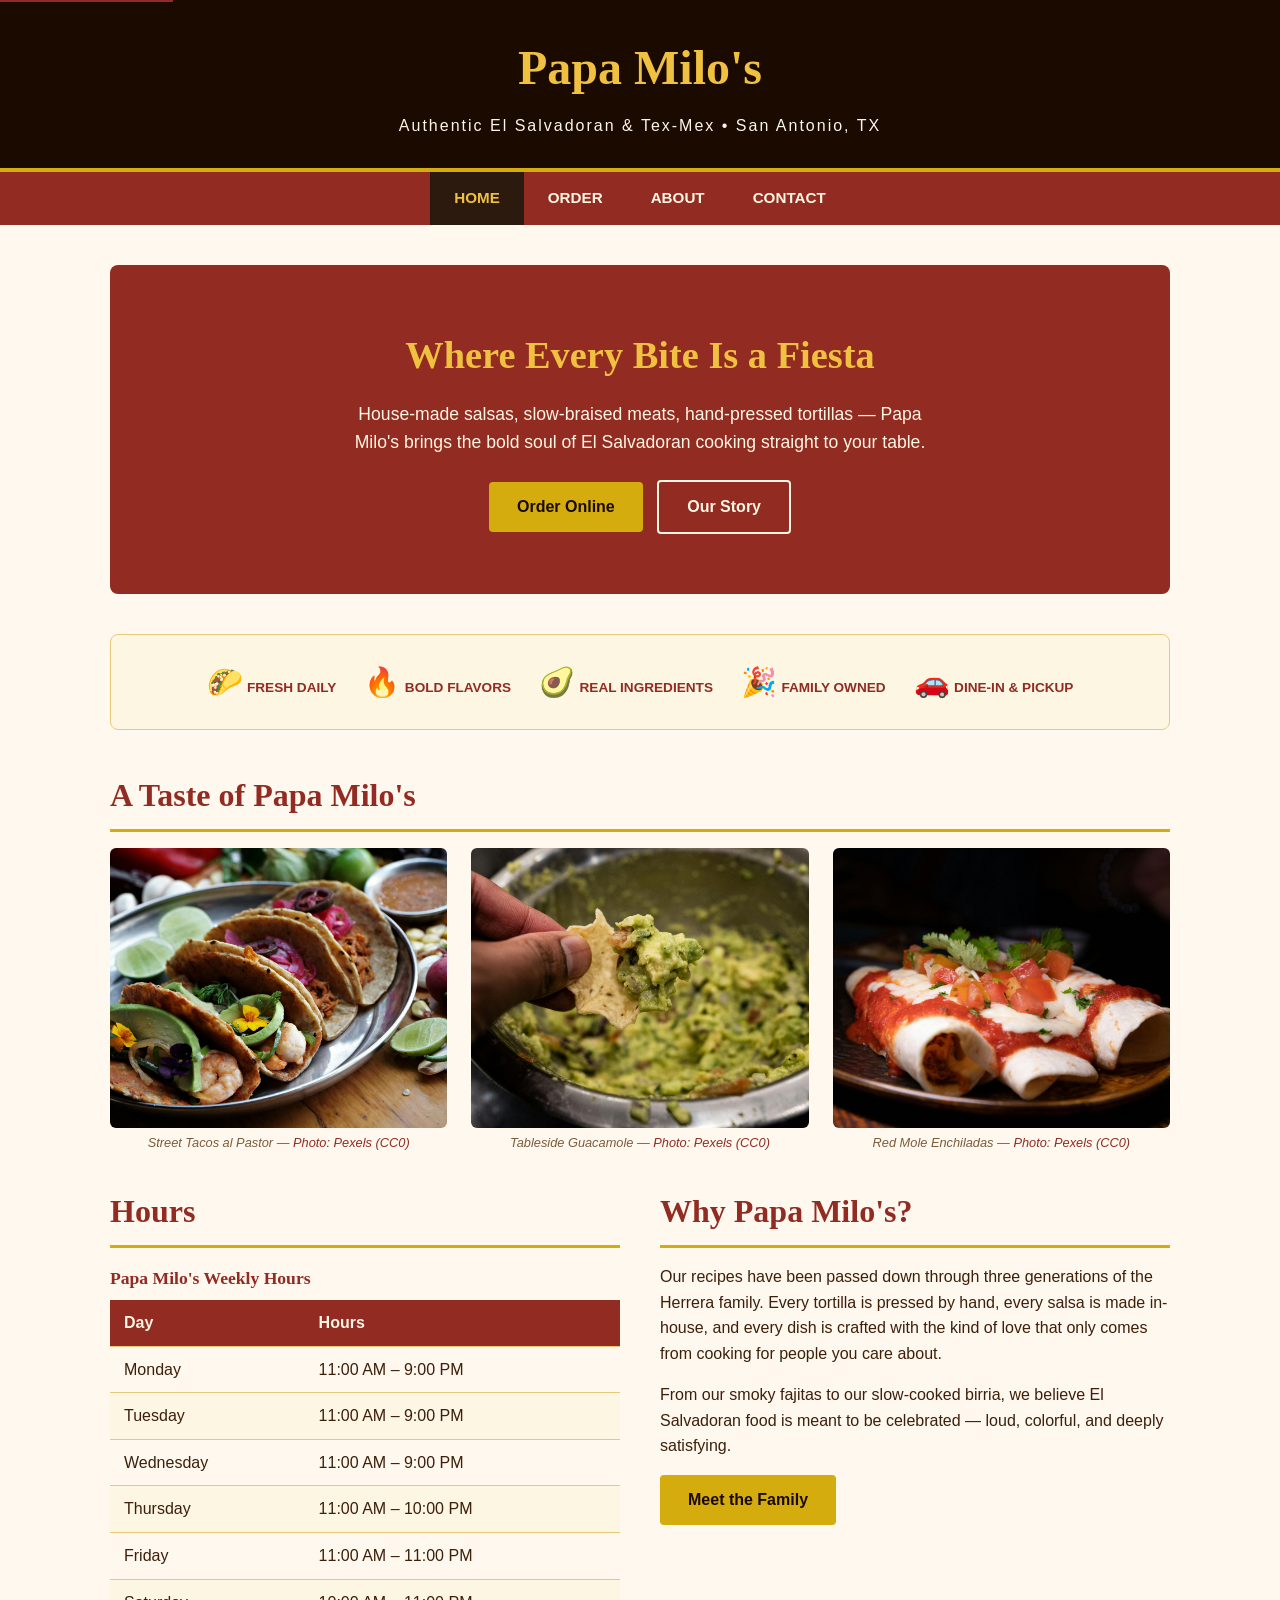
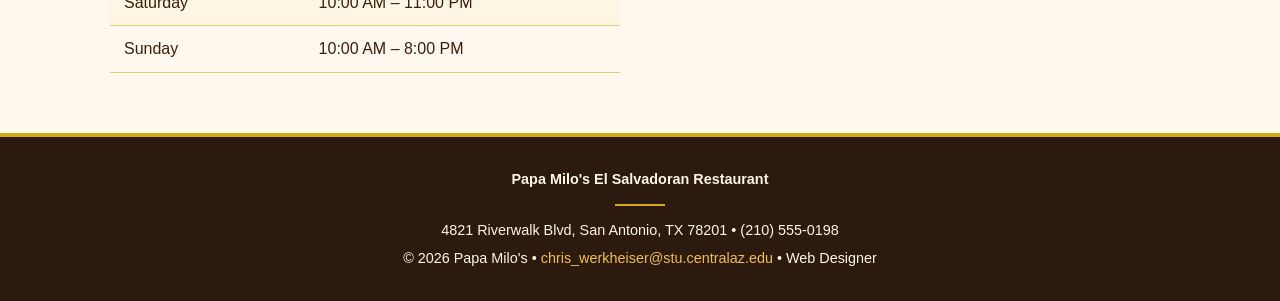
<file: Papa Milos/index.html>
<!DOCTYPE html>
<html lang="en">
<head>
  <meta charset="UTF-8" />
  <meta name="viewport" content="width=device-width, initial-scale=1.0" />
  <meta name="description" content="Papa Milo's – Authentic El Salvadoran &amp; Tex-Mex cuisine in San Antonio. Bold flavors, warm hospitality, and unforgettable food." />
  <title>Papa Milo's | Authentic El Salvadoran Restaurant</title>
  <link rel="stylesheet" href="styles.css" />
</head>
<body>

  <!-- Skip to main content (Accessibility) -->
  <a class="skip-link" href="#main-content">Skip to main content</a>

  <!-- Banner -->
  <header class="site-banner" role="banner">
    <h1>Papa Milo's</h1>
    <p class="tagline">Authentic El Salvadoran &amp; Tex-Mex &bull; San Antonio, TX</p>
  </header>

  <!-- Navigation -->
  <nav class="main-nav" aria-label="Main navigation">
    <ul role="list">
      <li><a href="index.html" class="active" aria-current="page">Home</a></li>
      <li><a href="order.html">Order</a></li>
      <li><a href="about.html">About</a></li>
      <li><a href="contact.html">Contact</a></li>
    </ul>
  </nav>

  <!-- Main Content -->
  <main id="main-content" class="content-area" tabindex="-1">

    <!-- Hero Section -->
    <section class="hero fade-up" aria-label="Welcome banner">
      <h2>Where Every Bite Is a Fiesta</h2>
      <p>House-made salsas, slow-braised meats, hand-pressed tortillas — Papa Milo's brings the bold soul of El Salvadoran cooking straight to your table.</p>
      <a href="order.html" class="btn" aria-label="View our full menu and order online">Order Online</a>
      <a href="about.html" class="btn btn-outline" aria-label="Learn more about Papa Milo's">Our Story</a>
    </section>

    <!-- Features Strip -->
    <section class="features-strip fade-up" aria-label="Restaurant highlights">
      <div class="feature-item">
        <span class="feature-icon" aria-hidden="true">🌮</span>
        <span class="feature-label">Fresh Daily</span>
      </div>
      <div class="feature-item">
        <span class="feature-icon" aria-hidden="true">🔥</span>
        <span class="feature-label">Bold Flavors</span>
      </div>
      <div class="feature-item">
        <span class="feature-icon" aria-hidden="true">🥑</span>
        <span class="feature-label">Real Ingredients</span>
      </div>
      <div class="feature-item">
        <span class="feature-icon" aria-hidden="true">🎉</span>
        <span class="feature-label">Family Owned</span>
      </div>
      <div class="feature-item">
        <span class="feature-icon" aria-hidden="true">🚗</span>
        <span class="feature-label">Dine-In &amp; Pickup</span>
      </div>
    </section>

    <!-- Photo Gallery Row -->
    <section aria-label="Food gallery" class="fade-up">
      <h2 class="section-title">A Taste of Papa Milo's</h2>
      <div class="three-col">

        <figure>
          <img
            src="images/tacos.jpg"
            alt="Street-style tacos"
            width="400"
            height="280"
            loading="lazy"
          />
          <figcaption>
            Street Tacos al Pastor &mdash;
            <cite><a href="https://www.pexels.com" target="_blank" rel="noopener noreferrer">Photo: Pexels (CC0)</a></cite>
          </figcaption>
        </figure>

        <figure>
          <img
            src="images/quacamole.jpg"
            alt="Fresh tableside guacamole"
            width="400"
            height="280"
            loading="lazy"
          />
          <figcaption>
            Tableside Guacamole &mdash;
            <cite><a href="https://www.pexels.com" target="_blank" rel="noopener noreferrer">Photo: Pexels (CC0)</a></cite>
          </figcaption>
        </figure>

        <figure>
          <img
            src="images/enchiladas.jpg"
            alt="yummy enchiladas"
            width="400"
            height="280"
            loading="lazy"
          />
          <figcaption>
            Red Mole Enchiladas &mdash;
            <cite><a href="https://www.pexels.com" target="_blank" rel="noopener noreferrer">Photo: Pexels (CC0)</a></cite>
          </figcaption>
        </figure>

      </div>
    </section>

    <!-- Hours Table & Specials (Two-column) -->
    <div class="two-col mt-32">

      <!-- Hours Table -->
      <section aria-labelledby="hours-heading" class="fade-up">
        <h2 class="section-title" id="hours-heading">Hours</h2>
        <table class="hours-table">
          <caption>Papa Milo's Weekly Hours</caption>
          <thead>
            <tr>
              <th scope="col">Day</th>
              <th scope="col">Hours</th>
            </tr>
          </thead>
          <tbody>
            <tr><td>Monday</td><td>11:00 AM – 9:00 PM</td></tr>
            <tr><td>Tuesday</td><td>11:00 AM – 9:00 PM</td></tr>
            <tr><td>Wednesday</td><td>11:00 AM – 9:00 PM</td></tr>
            <tr><td>Thursday</td><td>11:00 AM – 10:00 PM</td></tr>
            <tr><td>Friday</td><td>11:00 AM – 11:00 PM</td></tr>
            <tr><td>Saturday</td><td>10:00 AM – 11:00 PM</td></tr>
            <tr><td>Sunday</td><td>10:00 AM – 8:00 PM</td></tr>
          </tbody>
        </table>
      </section>

      <!-- Why Visit -->
      <section aria-labelledby="why-heading" class="fade-up">
        <h2 class="section-title" id="why-heading">Why Papa Milo's?</h2>
        <p>Our recipes have been passed down through three generations of the Herrera family. Every tortilla is pressed by hand, every salsa is made in-house, and every dish is crafted with the kind of love that only comes from cooking for people you care about.</p>
        <p class="mt-16">From our smoky fajitas to our slow-cooked birria, we believe El Salvadoran food is meant to be celebrated — loud, colorful, and deeply satisfying.</p>
        <a href="about.html" class="btn mt-16" style="display:inline-block;">Meet the Family</a>
      </section>
    </div>

  </main>

  <!-- Footer -->
  <footer class="site-footer" role="contentinfo">
    <p><strong>Papa Milo's El Salvadoran Restaurant</strong></p>
    <hr class="footer-divider" />
    <p>4821 Riverwalk Blvd, San Antonio, TX 78201 &bull; (210) 555-0198</p>
    <p>&copy; 2026 Papa Milo's &bull; <a href="mailto:chris_werkheiser@stu.centralaz.edu">chris_werkheiser@stu.centralaz.edu</a> &bull; Web Designer</p>
  </footer>

</body>
</html>
</file>
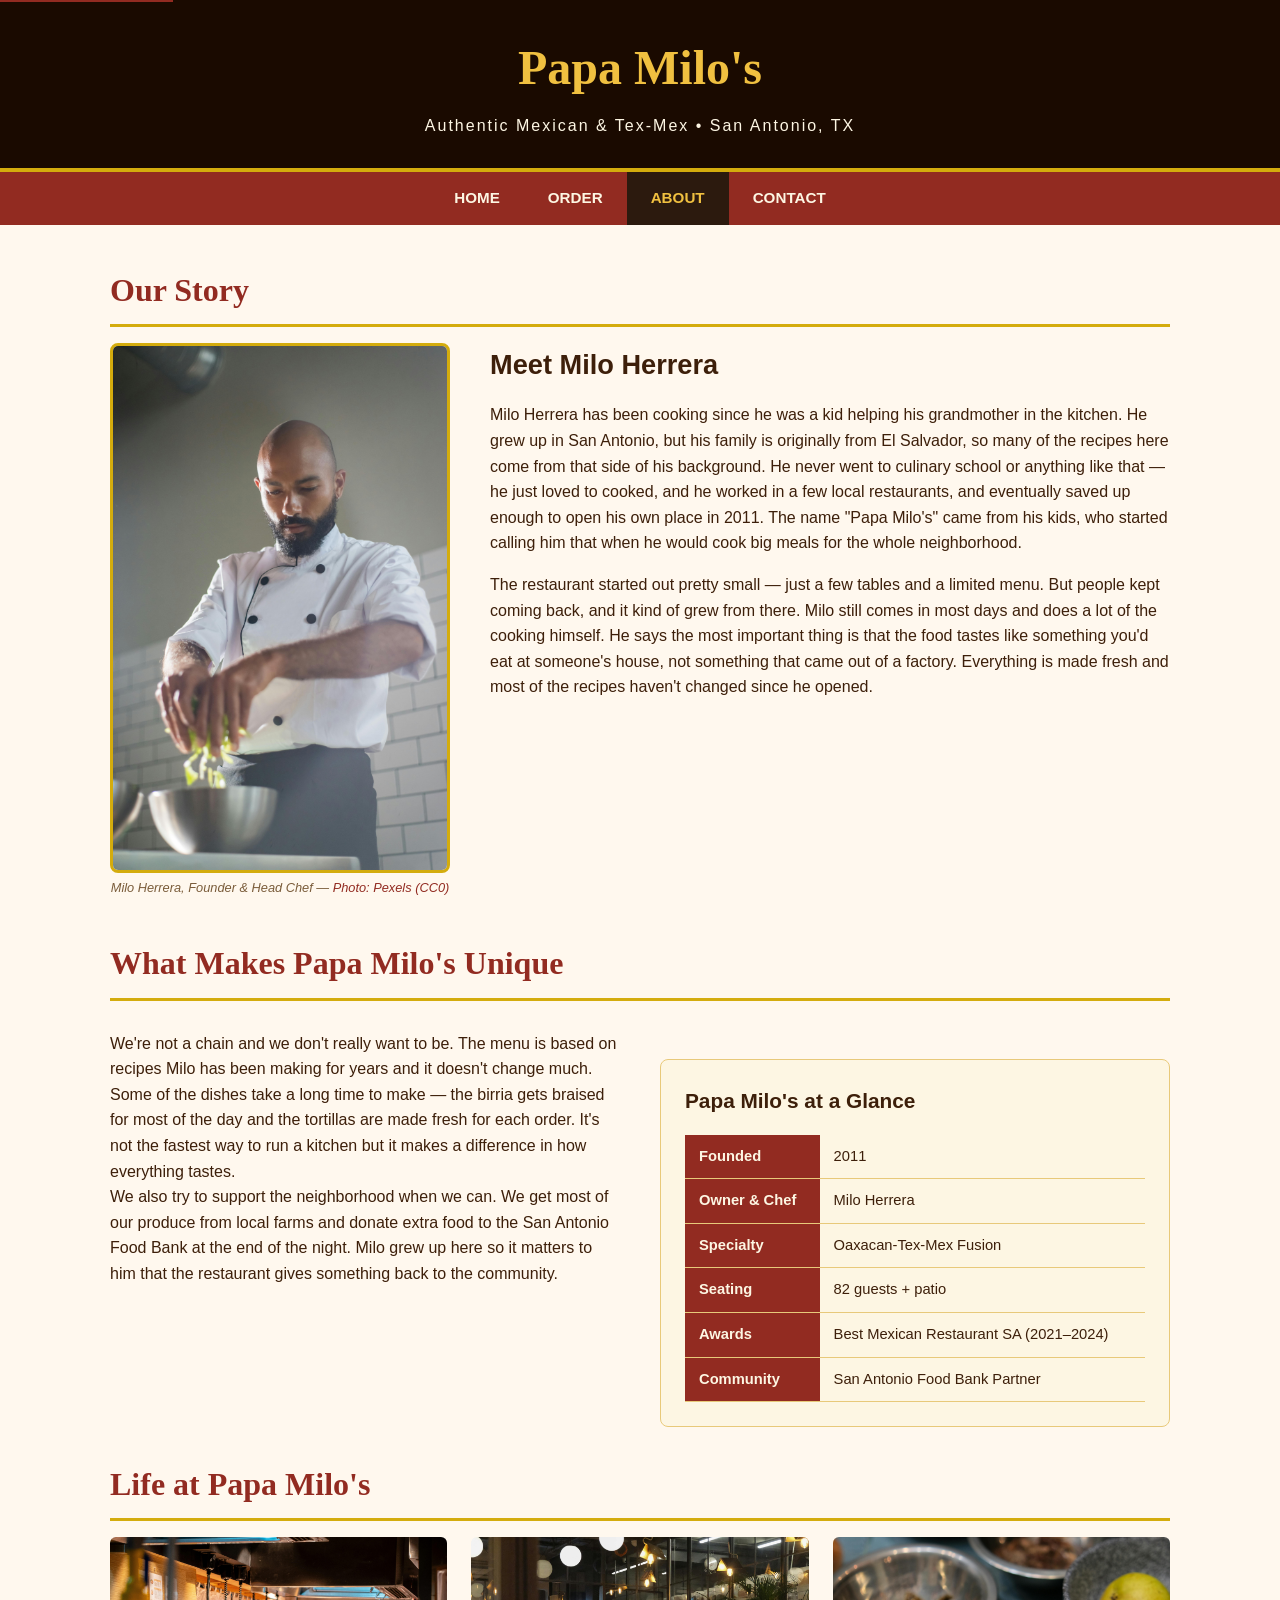
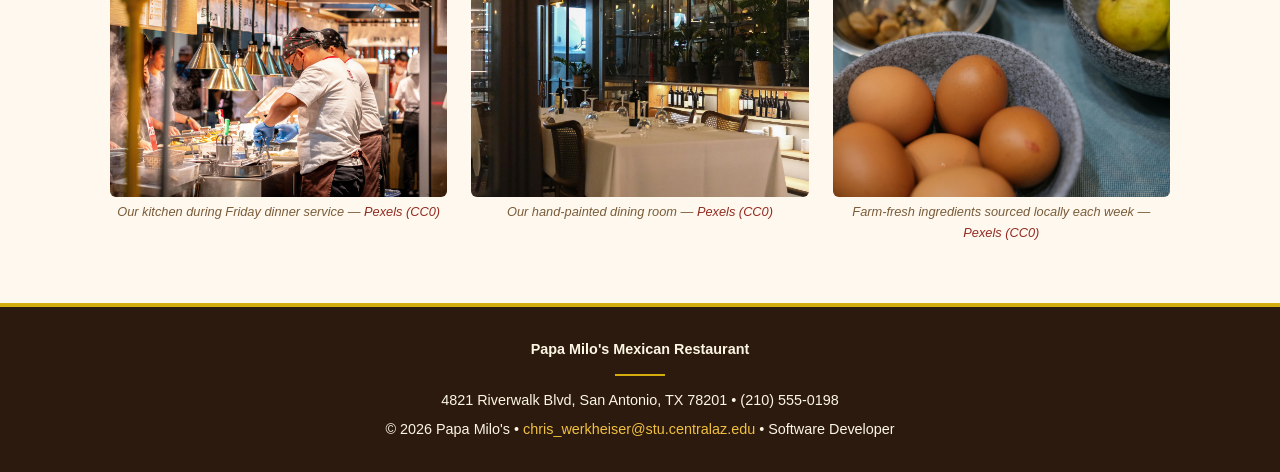
<file: Papa Milos/about.html>
<!DOCTYPE html>
<html lang="en">
<head>
  <meta charset="UTF-8" />
  <meta name="viewport" content="width=device-width, initial-scale=1.0" />
  <meta name="description" content="Learn about Papa Milo's and the Herrera family – three generations of authentic Mexican cooking in San Antonio, Texas." />
  <title>About Us | Papa Milo's Mexican Restaurant</title>
  <link rel="stylesheet" href="styles.css" />
</head>
<body>

  <a class="skip-link" href="#main-content">Skip to main content</a>

  <!-- Banner -->
  <header class="site-banner" role="banner">
    <h1>Papa Milo's</h1>
    <p class="tagline">Authentic Mexican &amp; Tex-Mex &bull; San Antonio, TX</p>
  </header>

  <!-- Navigation -->
  <nav class="main-nav" aria-label="Main navigation">
    <ul role="list">
      <li><a href="index.html">Home</a></li>
      <li><a href="order.html">Order</a></li>
      <li><a href="about.html" class="active" aria-current="page">About</a></li>
      <li><a href="contact.html">Contact</a></li>
    </ul>
  </nav>

  <!-- Main Content -->
  <main id="main-content" class="content-area" tabindex="-1">

    <h2 class="section-title fade-up">Our Story</h2>

    <!-- Owner Bio Section -->
    <div class="about-intro fade-up">

      <!-- Owner Photo -->
      <figure>
        <img
          class="owner-img"
          src="images/owner.jpg"
          alt="Milo Herrera, owner of Papa Milo's, standing in the kitchen"
          width="400"
          height="530"
          loading="lazy"
        />
        <figcaption>
          Milo Herrera, Founder &amp; Head Chef &mdash;
          <cite><a href="https://www.pexels.com" target="_blank" rel="noopener noreferrer">Photo: Pexels (CC0)</a></cite>
        </figcaption>
      </figure>

      <!-- About Text -->
      <div class="about-text">
        <h3 style="font-family:var(--font-display);font-size:1.7rem;color:var(--dark-red);margin-bottom:16px;">Meet Milo Herrera</h3>

        <p>Milo Herrera has been cooking since he was a kid helping his grandmother in the kitchen. He grew up in San Antonio, but his family is originally from El Salvador, so many of the recipes here come from that side of his background. He never went to culinary school or anything like that — he just loved to cooked, and he worked in a few local restaurants, and eventually saved up enough to open his own place in 2011. The name "Papa Milo's" came from his kids, who started calling him that when he would cook big meals for the whole neighborhood.</p>

        <p>The restaurant started out pretty small — just a few tables and a limited menu. But people kept coming back, and it kind of grew from there. Milo still comes in most days and does a lot of the cooking himself. He says the most important thing is that the food tastes like something you'd eat at someone's house, not something that came out of a factory. Everything is made fresh and most of the recipes haven't changed since he opened.</p>
      </div>
    </div>

    <!-- What Makes Us Unique -->
    <section aria-labelledby="unique-heading" class="fade-up">
      <h2 class="section-title" id="unique-heading">What Makes Papa Milo's Unique</h2>

      <div class="two-col">
        <div>
          <p>We're not a chain and we don't really want to be. The menu is based on recipes Milo has been making for years and it doesn't change much. Some of the dishes take a long time to make — the birria gets braised for most of the day and the tortillas are made fresh for each order. It's not the fastest way to run a kitchen but it makes a difference in how everything tastes.</p>

          <p>We also try to support the neighborhood when we can. We get most of our produce from local farms and donate extra food to the San Antonio Food Bank at the end of the night. Milo grew up here so it matters to him that the restaurant gives something back to the community.</p>
        </div>

        <!-- Highlights Box -->
        <div>
          <div class="highlight-box" role="complementary" aria-label="Restaurant achievements and values">
            <h3 style="font-family:var(--font-display);font-size:1.3rem;color:var(--dark-red);margin-bottom:18px;">Papa Milo's at a Glance</h3>
            <table class="hours-table" style="font-size:0.92rem;">
              <caption class="sr-only">Key facts about Papa Milo's</caption>
              <tbody>
                <tr><th scope="row">Founded</th><td>2011</td></tr>
                <tr><th scope="row">Owner &amp; Chef</th><td>Milo Herrera</td></tr>
                <tr><th scope="row">Specialty</th><td>Oaxacan-Tex-Mex Fusion</td></tr>
                <tr><th scope="row">Seating</th><td>82 guests + patio</td></tr>
                <tr><th scope="row">Awards</th><td>Best Mexican Restaurant SA (2021–2024)</td></tr>
                <tr><th scope="row">Community</th><td>San Antonio Food Bank Partner</td></tr>
              </tbody>
            </table>
          </div>
        </div>
      </div>
    </section>

    <!-- Team Photo Gallery -->
    <section aria-labelledby="team-heading" class="mt-32 fade-up">
      <h2 class="section-title" id="team-heading">Life at Papa Milo's</h2>
      <div class="three-col">

        <figure>
          <img
            src="images/kitchen.jpg"
            alt="the kitchen at Papa Milo's during dinner service"
            width="380"
            height="260"
            loading="lazy"
          />
          <figcaption>
            Our kitchen during Friday dinner service &mdash;
            <cite><a href="https://www.pexels.com" target="_blank" rel="noopener noreferrer">Pexels (CC0)</a></cite>
          </figcaption>
        </figure>

        <figure>
          <img
            src="images/dining-room.jpg"
            alt="inside the dining room at Papa Milo's"
            width="380"
            height="260"
            loading="lazy"
          />
          <figcaption>
            Our hand-painted dining room &mdash;
            <cite><a href="https://www.pexels.com" target="_blank" rel="noopener noreferrer">Pexels (CC0)</a></cite>
          </figcaption>
        </figure>

        <figure>
          <img
            src="images/ingredients.jpg"
            alt="fresh ingredients used in the kitchen"
            width="380"
            height="260"
            loading="lazy"
          />
          <figcaption>
            Farm-fresh ingredients sourced locally each week &mdash;
            <cite><a href="https://www.pexels.com" target="_blank" rel="noopener noreferrer">Pexels (CC0)</a></cite>
          </figcaption>
        </figure>

      </div>
    </section>

  </main>

  <!-- Footer -->
  <footer class="site-footer" role="contentinfo">
    <p><strong>Papa Milo's Mexican Restaurant</strong></p>
    <hr class="footer-divider" />
    <p>4821 Riverwalk Blvd, San Antonio, TX 78201 &bull; (210) 555-0198</p>
    <p>&copy; 2026 Papa Milo's &bull; <a href="mailto:chris_werkheiser@stu.centralaz.edu">chris_werkheiser@stu.centralaz.edu</a> &bull; Software Developer</p>
  </footer>

</body>
</html>
</file>
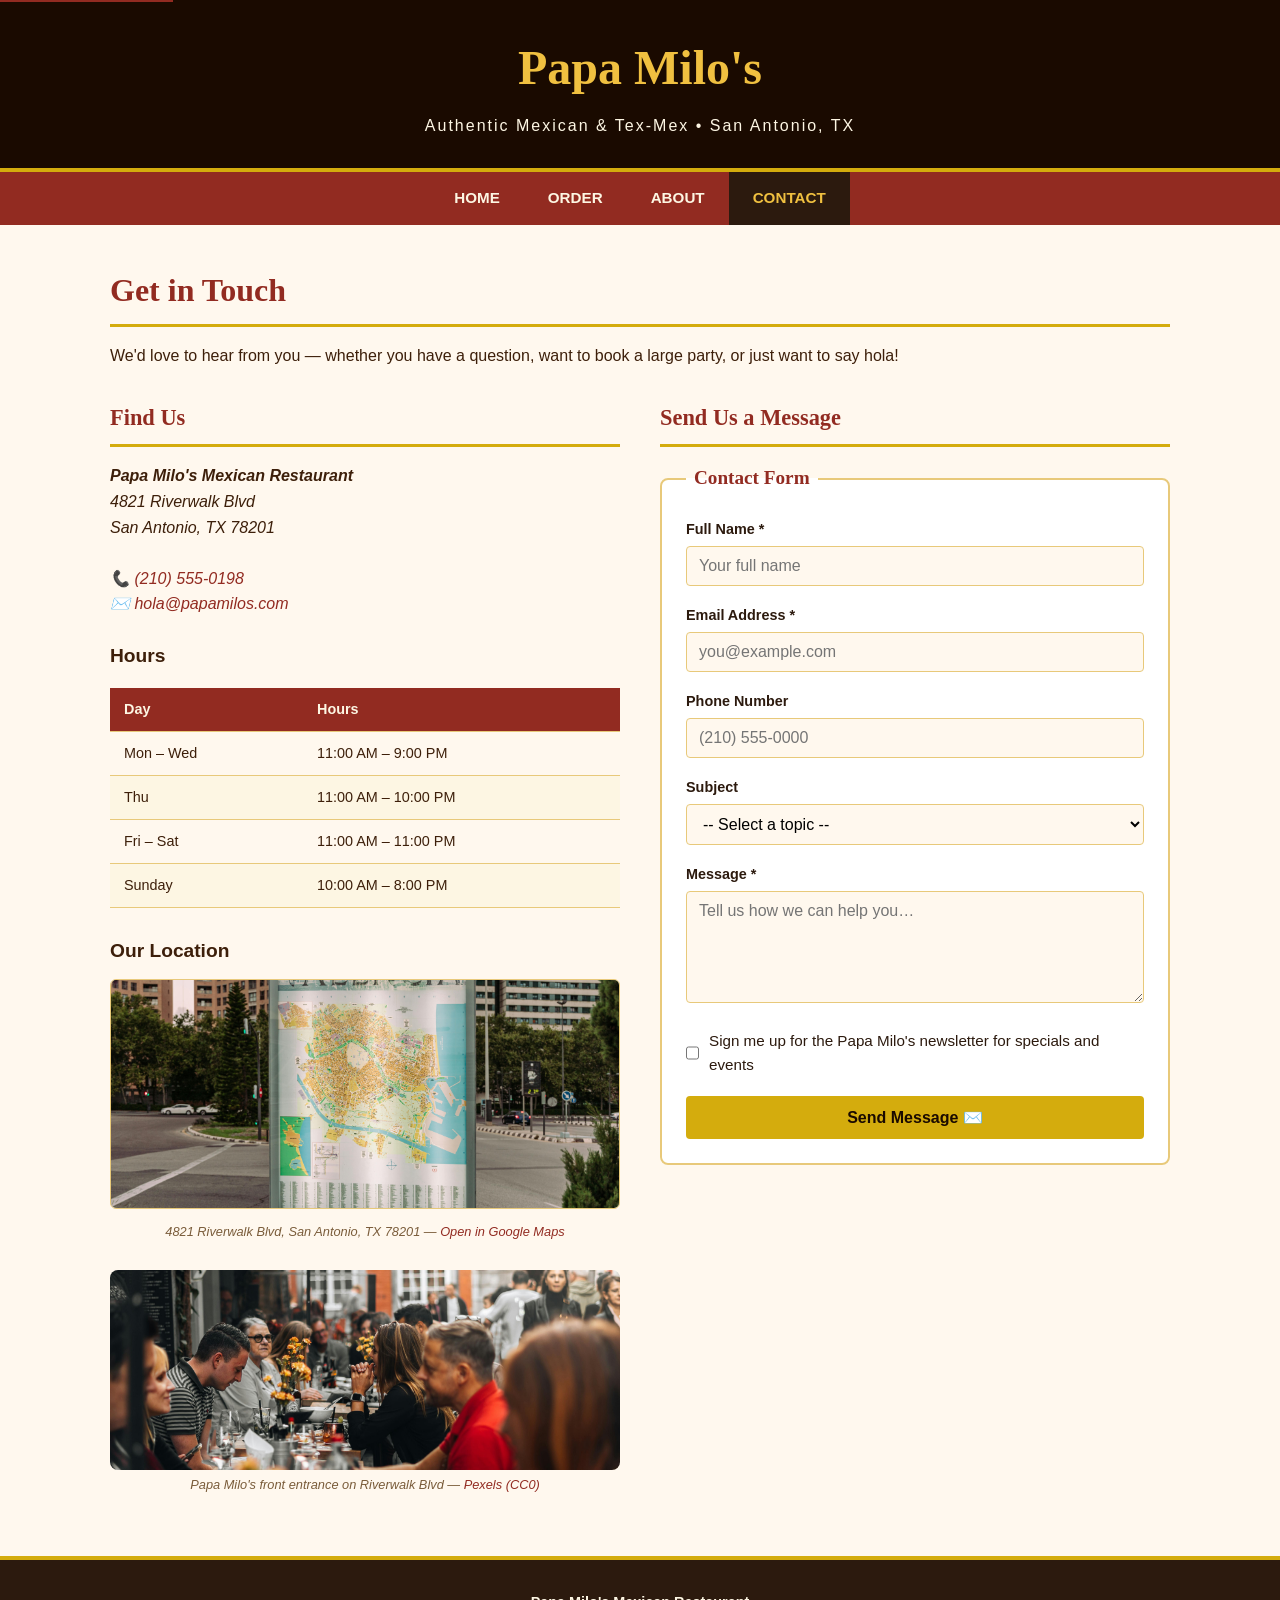
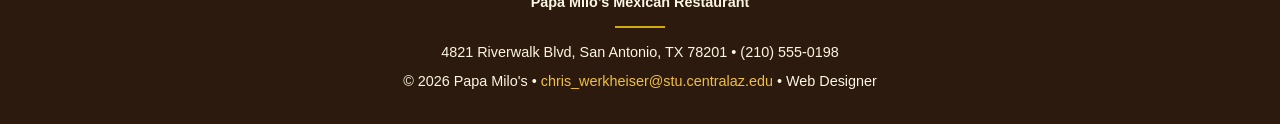
<file: Papa Milos/contact.html>
<!DOCTYPE html>
<html lang="en">
<head>
  <meta charset="UTF-8" />
  <meta name="viewport" content="width=device-width, initial-scale=1.0" />
  <meta name="description" content="Contact Papa Milo's – find our address, phone number, and send us a message. Located at 4821 Riverwalk Blvd, San Antonio, TX." />
  <title>Contact Us | Papa Milo's Mexican Restaurant</title>
  <link rel="stylesheet" href="styles.css" />
</head>
<body>

  <a class="skip-link" href="#main-content">Skip to main content</a>

  <!-- Banner -->
  <header class="site-banner" role="banner">
    <h1>Papa Milo's</h1>
    <p class="tagline">Authentic Mexican &amp; Tex-Mex &bull; San Antonio, TX</p>
  </header>

  <!-- Navigation -->
  <nav class="main-nav" aria-label="Main navigation">
    <ul role="list">
      <li><a href="index.html">Home</a></li>
      <li><a href="order.html">Order</a></li>
      <li><a href="about.html">About</a></li>
      <li><a href="contact.html" class="active" aria-current="page">Contact</a></li>
    </ul>
  </nav>

  <!-- Main Content -->
  <main id="main-content" class="content-area" tabindex="-1">

    <h2 class="section-title fade-up">Get in Touch</h2>
    <p class="fade-up">We'd love to hear from you — whether you have a question, want to book a large party, or just want to say hola!</p>

    <div class="contact-grid mt-32">

      <!-- Contact Info Column -->
      <section aria-labelledby="info-heading" class="fade-up">
        <h3 id="info-heading" class="section-title" style="font-size:1.4rem;">Find Us</h3>

        <address aria-label="Papa Milo's restaurant address and contact details">
          <strong>Papa Milo's Mexican Restaurant</strong><br />
          4821 Riverwalk Blvd<br />
          San Antonio, TX 78201<br /><br />
          📞 <a href="tel:+12105550198">(210) 555-0198</a><br />
          ✉️ <a href="mailto:hola@papamilos.com">hola@papamilos.com</a>
        </address>

        <h3 class="contact-info" style="font-family:var(--font-display);font-size:1.2rem;color:var(--dark-red);margin:24px 0 10px;">Hours</h3>
        <table class="hours-table" style="font-size:0.9rem;" aria-label="Papa Milo's hours of operation">
          <caption class="sr-only">Weekly business hours</caption>
          <thead>
            <tr>
              <th scope="col">Day</th>
              <th scope="col">Hours</th>
            </tr>
          </thead>
          <tbody>
            <tr><td>Mon – Wed</td><td>11:00 AM – 9:00 PM</td></tr>
            <tr><td>Thu</td><td>11:00 AM – 10:00 PM</td></tr>
            <tr><td>Fri – Sat</td><td>11:00 AM – 11:00 PM</td></tr>
            <tr><td>Sunday</td><td>10:00 AM – 8:00 PM</td></tr>
          </tbody>
        </table>

        <!-- Map / Location Image -->
        <h3 style="font-family:var(--font-display);font-size:1.2rem;color:var(--dark-red);margin:28px 0 12px;">Our Location</h3>
        <figure class="map-placeholder" aria-label="Map showing Papa Milo's location at 4821 Riverwalk Blvd, San Antonio, TX">
          <img
            src="images/map.jpg"
            alt="Street map showing Papa Milo's restaurant"
            width="480"
            height="230"
            loading="lazy"
          />
          <figcaption style="padding:8px 12px;font-size:0.8rem;background:var(--cream);">
            4821 Riverwalk Blvd, San Antonio, TX 78201 &mdash;
            <a
              href="https://maps.google.com/?q=4821+Riverwalk+Blvd+San+Antonio+TX"
              target="_blank"
              rel="noopener noreferrer"
              aria-label="Open Papa Milo's location in Google Maps (opens in new tab)"
            >Open in Google Maps</a>
          </figcaption>
        </figure>

        <!-- Additional location photo -->
        <figure style="margin-top:20px;">
          <img
            src="images/exterior.jpg"
            alt="The exterior of Papa Milo's restaurant"
            width="480"
            height="200"
            loading="lazy"
            style="width:100%;border-radius:8px;object-fit:cover;"
          />
          <figcaption>
            Papa Milo's front entrance on Riverwalk Blvd &mdash;
            <cite><a href="https://www.pexels.com" target="_blank" rel="noopener noreferrer">Pexels (CC0)</a></cite>
          </figcaption>
        </figure>

      </section>

      <!-- Contact Form Column -->
      <section aria-labelledby="form-heading" class="fade-up">
        <h3 id="form-heading" class="section-title" style="font-size:1.4rem;">Send Us a Message</h3>

        <div class="contact-form">
          <fieldset>
            <legend>Contact Form</legend>

            <div class="form-group">
              <label for="full-name">Full Name <span aria-hidden="true" style="color:var(--red);">*</span></label>
              <input
                type="text"
                id="full-name"
                name="full-name"
                placeholder="Your full name"
                required
                autocomplete="name"
                aria-required="true"
                aria-describedby="name-hint"
              />
              <span id="name-hint" class="sr-only">Enter your first and last name</span>
            </div>

            <div class="form-group">
              <label for="email">Email Address <span aria-hidden="true" style="color:var(--red);">*</span></label>
              <input
                type="email"
                id="email"
                name="email"
                placeholder="you@example.com"
                required
                autocomplete="email"
                aria-required="true"
                aria-describedby="email-hint"
              />
              <span id="email-hint" class="sr-only">We'll respond to this email address</span>
            </div>

            <div class="form-group">
              <label for="phone">Phone Number</label>
              <input
                type="tel"
                id="phone"
                name="phone"
                placeholder="(210) 555-0000"
                autocomplete="tel"
                aria-describedby="phone-hint"
              />
              <span id="phone-hint" class="sr-only">Optional – include area code</span>
            </div>

            <div class="form-group">
              <label for="subject">Subject</label>
              <select id="subject" name="subject" aria-label="Message subject">
                <option value="">-- Select a topic --</option>
                <option value="reservation">Large Party / Reservation</option>
                <option value="catering">Catering Inquiry</option>
                <option value="feedback">Feedback</option>
                <option value="general">General Question</option>
                <option value="other">Other</option>
              </select>
            </div>

            <div class="form-group">
              <label for="message">Message <span aria-hidden="true" style="color:var(--red);">*</span></label>
              <textarea
                id="message"
                name="message"
                placeholder="Tell us how we can help you…"
                required
                aria-required="true"
                rows="5"
                aria-describedby="message-hint"
              ></textarea>
              <span id="message-hint" class="sr-only">Please describe your question or comment in detail</span>
            </div>

            <div class="form-group" style="display:flex;align-items:center;gap:10px;">
              <input
                type="checkbox"
                id="newsletter"
                name="newsletter"
                style="width:auto;height:18px;cursor:pointer;"
              />
              <label for="newsletter" style="text-transform:none;letter-spacing:0;font-size:0.95rem;font-weight:400;margin-bottom:0;cursor:pointer;">
                Sign me up for the Papa Milo's newsletter for specials and events
              </label>
            </div>

            <button
              type="button"
              class="btn"
              style="width:100%;font-size:1rem;"
              onclick="submitForm()"
              aria-label="Submit contact form"
            >
              Send Message ✉️
            </button>

          </fieldset>
        </div>

        <!-- Success message (hidden by default) -->
        <div
          id="form-success"
          role="alert"
          aria-live="assertive"
          style="display:none;background:#e8f5e9;border:2px solid #4caf50;border-radius:10px;padding:20px 24px;margin-top:20px;color:#2e7d32;"
        >
          <strong>¡Gracias!</strong> Your message has been sent. We'll get back to you within 24 hours. 🌮
        </div>

      </section>

    </div>

  </main>

  <!-- Footer -->
  <footer class="site-footer" role="contentinfo">
    <p><strong>Papa Milo's Mexican Restaurant</strong></p>
    <hr class="footer-divider" />
    <p>4821 Riverwalk Blvd, San Antonio, TX 78201 &bull; (210) 555-0198</p>
    <p>&copy; 2026 Papa Milo's &bull; <a href="mailto:chris_werkheiser@stu.centralaz.edu">chris_werkheiser@stu.centralaz.edu</a> &bull; Web Designer</p>
  </footer>

  <!-- Form Validation Script -->
  <script>
    function submitForm() {
      const name    = document.getElementById('full-name').value.trim();
      const email   = document.getElementById('email').value.trim();
      const message = document.getElementById('message').value.trim();

      // Simple validation
      if (!name) {
        alert('Please enter your full name.');
        document.getElementById('full-name').focus();
        return;
      }
      if (!email || !email.includes('@')) {
        alert('Please enter a valid email address.');
        document.getElementById('email').focus();
        return;
      }
      if (!message) {
        alert('Please enter a message before submitting.');
        document.getElementById('message').focus();
        return;
      }

      // Show success message
      document.getElementById('form-success').style.display = 'block';
      document.getElementById('form-success').scrollIntoView({ behavior: 'smooth', block: 'center' });

      // Clear form fields
      document.getElementById('full-name').value  = '';
      document.getElementById('email').value       = '';
      document.getElementById('phone').value       = '';
      document.getElementById('subject').value     = '';
      document.getElementById('message').value     = '';
      document.getElementById('newsletter').checked = false;
    }
  </script>

</body>
</html>
</file>
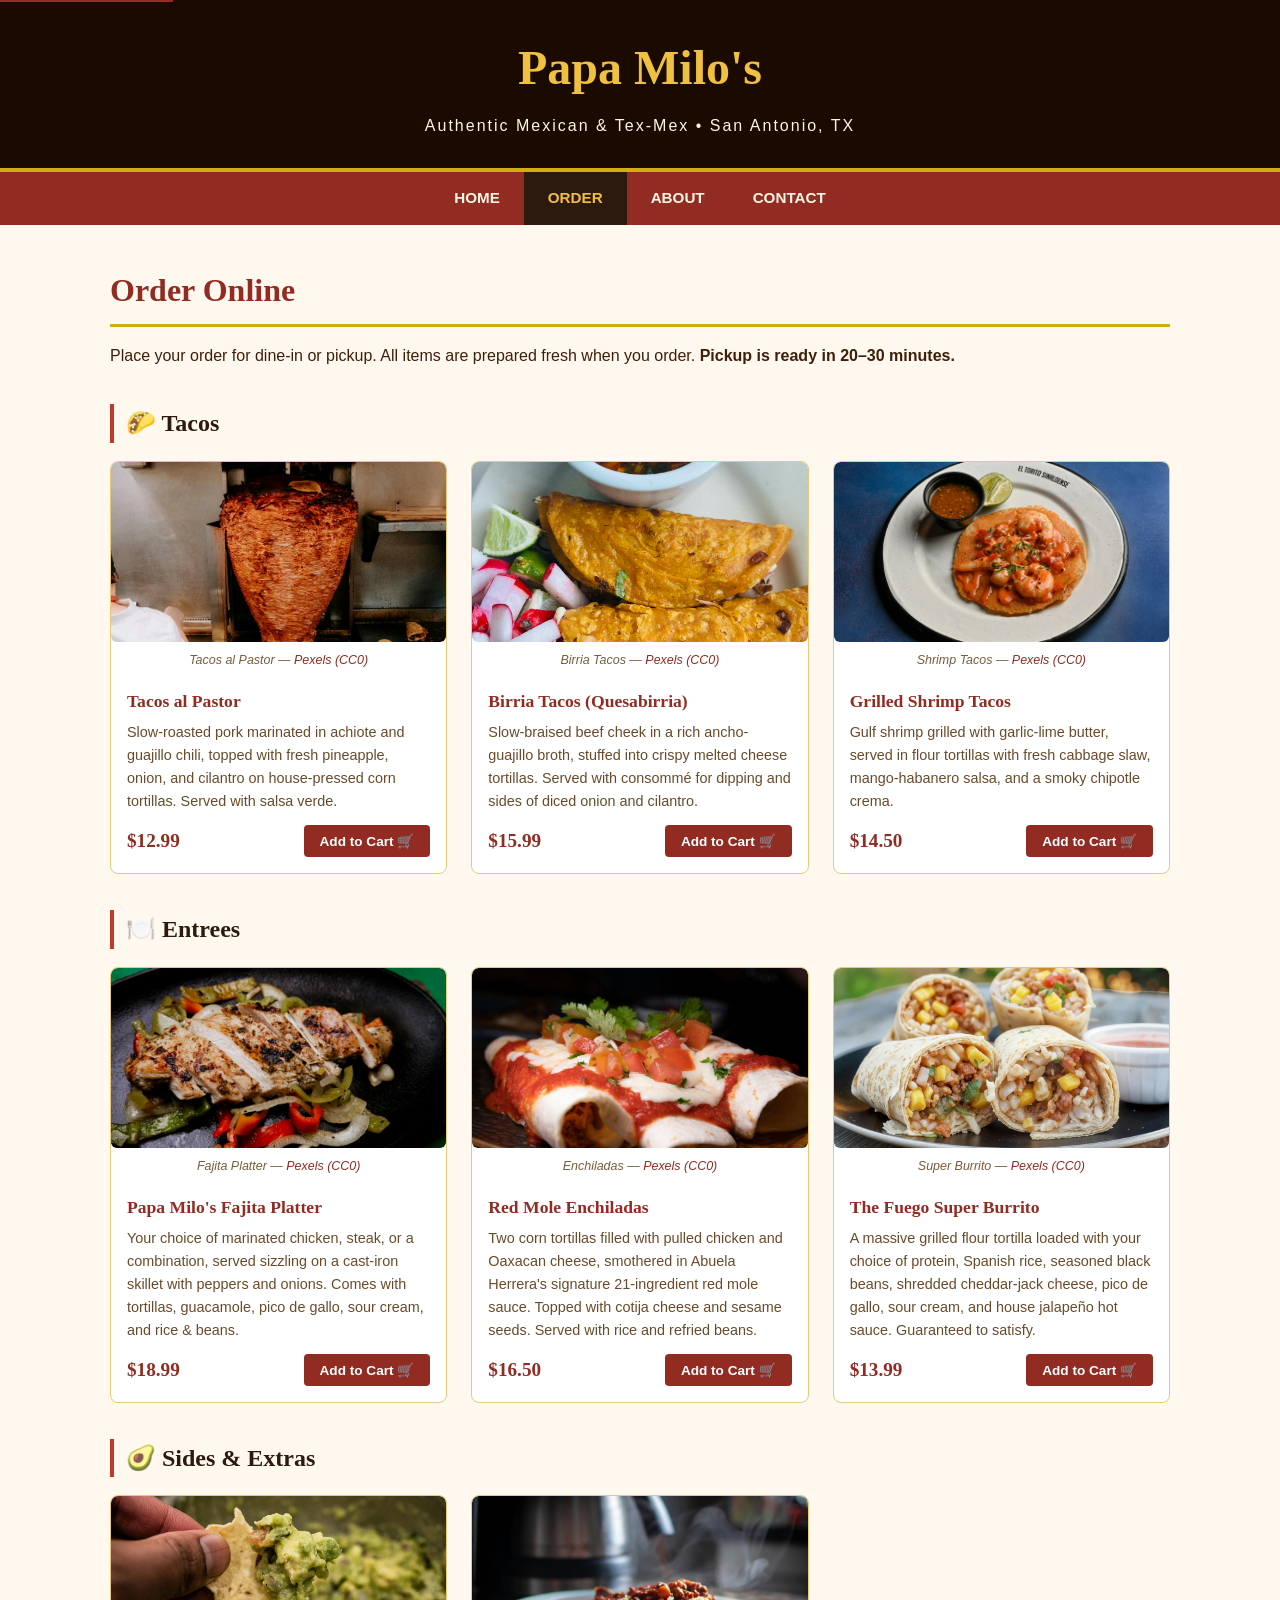
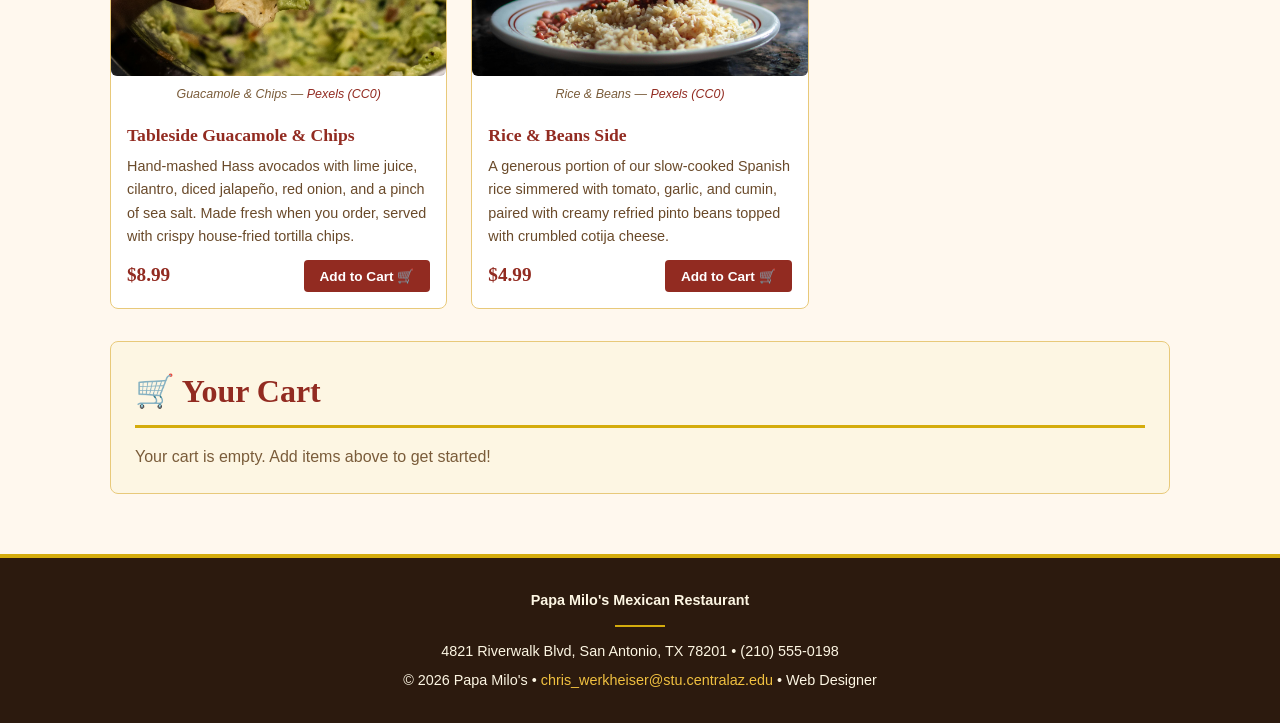
<file: Papa Milos/order.html>
<!DOCTYPE html>
<html lang="en">
<head>
  <meta charset="UTF-8" />
  <meta name="viewport" content="width=device-width, initial-scale=1.0" />
  <meta name="description" content="Order online from Papa Milo's – tacos, burritos, enchiladas, fajitas, and more. Fresh Mexican food ready for pickup in San Antonio." />
  <title>Order Online | Papa Milo's Mexican Restaurant</title>
  <link rel="stylesheet" href="styles.css" />
</head>
<body>

  <a class="skip-link" href="#main-content">Skip to main content</a>

  <!-- Banner -->
  <header class="site-banner" role="banner">
    <h1>Papa Milo's</h1>
    <p class="tagline">Authentic Mexican &amp; Tex-Mex &bull; San Antonio, TX</p>
  </header>

  <!-- Navigation -->
  <nav class="main-nav" aria-label="Main navigation">
    <ul role="list">
      <li><a href="index.html">Home</a></li>
      <li><a href="order.html" class="active" aria-current="page">Order</a></li>
      <li><a href="about.html">About</a></li>
      <li><a href="contact.html">Contact</a></li>
    </ul>
  </nav>

  <!-- Main Content -->
  <main id="main-content" class="content-area" tabindex="-1">

    <h2 class="section-title fade-up">Order Online</h2>
    <p class="fade-up">Place your order for dine-in or pickup. All items are prepared fresh when you order. <strong>Pickup is ready in 20–30 minutes.</strong></p>

    <!-- ===== TACOS ===== -->
    <h3 class="menu-section-title" aria-label="Tacos section">🌮 Tacos</h3>
    <div class="menu-grid" role="list">

      <!-- Item 1 -->
      <article class="menu-item fade-up" role="listitem">
        <figure>
          <img
            class="menu-item-img"
            src="images/taco-pastor.jpg"
            alt="tacos al pastor"
            width="400"
            height="190"
            loading="lazy"
          />
          <figcaption style="padding:4px 18px 0;font-size:0.78rem;">
            Tacos al Pastor &mdash; <cite><a href="https://www.pexels.com" target="_blank" rel="noopener noreferrer">Pexels (CC0)</a></cite>
          </figcaption>
        </figure>
        <div class="menu-item-body">
          <h4 class="menu-item-name">Tacos al Pastor</h4>
          <p class="menu-item-desc">Slow-roasted pork marinated in achiote and guajillo chili, topped with fresh pineapple, onion, and cilantro on house-pressed corn tortillas. Served with salsa verde.</p>
          <div class="menu-item-footer">
            <span class="price" aria-label="Price: $12.99">$12.99</span>
            <button class="add-to-cart" aria-label="Add Tacos al Pastor to cart" onclick="addToCart('Tacos al Pastor', 12.99)">Add to Cart 🛒</button>
          </div>
        </div>
      </article>

      <!-- Item 2 -->
      <article class="menu-item fade-up" role="listitem">
        <figure>
          <img
            class="menu-item-img"
            src="images/taco-birria.jpg"
            alt="Birria tacos"
            width="400"
            height="190"
            loading="lazy"
          />
          <figcaption style="padding:4px 18px 0;font-size:0.78rem;">
            Birria Tacos &mdash; <cite><a href="https://www.pexels.com" target="_blank" rel="noopener noreferrer">Pexels (CC0)</a></cite>
          </figcaption>
        </figure>
        <div class="menu-item-body">
          <h4 class="menu-item-name">Birria Tacos (Quesabirria)</h4>
          <p class="menu-item-desc">Slow-braised beef cheek in a rich ancho-guajillo broth, stuffed into crispy melted cheese tortillas. Served with consommé for dipping and sides of diced onion and cilantro.</p>
          <div class="menu-item-footer">
            <span class="price" aria-label="Price: $15.99">$15.99</span>
            <button class="add-to-cart" aria-label="Add Birria Tacos to cart" onclick="addToCart('Birria Tacos', 15.99)">Add to Cart 🛒</button>
          </div>
        </div>
      </article>

      <!-- Item 3 -->
      <article class="menu-item fade-up" role="listitem">
        <figure>
          <img
            class="menu-item-img"
            src="images/taco-shrimp.jpg"
            alt="flour tortilla tacos"
            width="400"
            height="190"
            loading="lazy"
          />
          <figcaption style="padding:4px 18px 0;font-size:0.78rem;">
            Shrimp Tacos &mdash; <cite><a href="https://www.pexels.com" target="_blank" rel="noopener noreferrer">Pexels (CC0)</a></cite>
          </figcaption>
        </figure>
        <div class="menu-item-body">
          <h4 class="menu-item-name">Grilled Shrimp Tacos</h4>
          <p class="menu-item-desc">Gulf shrimp grilled with garlic-lime butter, served in flour tortillas with fresh cabbage slaw, mango-habanero salsa, and a smoky chipotle crema.</p>
          <div class="menu-item-footer">
            <span class="price" aria-label="Price: $14.50">$14.50</span>
            <button class="add-to-cart" aria-label="Add Grilled Shrimp Tacos to cart" onclick="addToCart('Grilled Shrimp Tacos', 14.50)">Add to Cart 🛒</button>
          </div>
        </div>
      </article>

    </div>

    <!-- ===== ENTREES ===== -->
    <h3 class="menu-section-title" aria-label="Entrees section">🍽️ Entrees</h3>
    <div class="menu-grid" role="list">

      <!-- Item 4 -->
      <article class="menu-item fade-up" role="listitem">
        <figure>
          <img
            class="menu-item-img"
            src="images/fajitas.jpg"
            alt="chicken and steak fajitas"
            width="400"
            height="190"
            loading="lazy"
          />
          <figcaption style="padding:4px 18px 0;font-size:0.78rem;">
            Fajita Platter &mdash; <cite><a href="https://www.pexels.com" target="_blank" rel="noopener noreferrer">Pexels (CC0)</a></cite>
          </figcaption>
        </figure>
        <div class="menu-item-body">
          <h4 class="menu-item-name">Papa Milo's Fajita Platter</h4>
          <p class="menu-item-desc">Your choice of marinated chicken, steak, or a combination, served sizzling on a cast-iron skillet with peppers and onions. Comes with tortillas, guacamole, pico de gallo, sour cream, and rice &amp; beans.</p>
          <div class="menu-item-footer">
            <span class="price" aria-label="Price: $18.99">$18.99</span>
            <button class="add-to-cart" aria-label="Add Fajita Platter to cart" onclick="addToCart('Fajita Platter', 18.99)">Add to Cart 🛒</button>
          </div>
        </div>
      </article>

      <!-- Item 5 -->
      <article class="menu-item fade-up" role="listitem">
        <figure>
          <img
            class="menu-item-img"
            src="images/enchiladas.jpg"
            alt="cheese and beef enchiladas"
            width="400"
            height="190"
            loading="lazy"
          />
          <figcaption style="padding:4px 18px 0;font-size:0.78rem;">
            Enchiladas &mdash; <cite><a href="https://www.pexels.com" target="_blank" rel="noopener noreferrer">Pexels (CC0)</a></cite>
          </figcaption>
        </figure>
        <div class="menu-item-body">
          <h4 class="menu-item-name">Red Mole Enchiladas</h4>
          <p class="menu-item-desc">Two corn tortillas filled with pulled chicken and Oaxacan cheese, smothered in Abuela Herrera's signature 21-ingredient red mole sauce. Topped with cotija cheese and sesame seeds. Served with rice and refried beans.</p>
          <div class="menu-item-footer">
            <span class="price" aria-label="Price: $16.50">$16.50</span>
            <button class="add-to-cart" aria-label="Add Red Mole Enchiladas to cart" onclick="addToCart('Red Mole Enchiladas', 16.50)">Add to Cart 🛒</button>
          </div>
        </div>
      </article>

      <!-- Item 6 -->
      <article class="menu-item fade-up" role="listitem">
        <figure>
          <img
            class="menu-item-img"
            src="images/burrito.jpg"
            alt="burrito wrapped in a grilled flour tortilla"
            width="400"
            height="190"
            loading="lazy"
          />
          <figcaption style="padding:4px 18px 0;font-size:0.78rem;">
            Super Burrito &mdash; <cite><a href="https://www.pexels.com" target="_blank" rel="noopener noreferrer">Pexels (CC0)</a></cite>
          </figcaption>
        </figure>
        <div class="menu-item-body">
          <h4 class="menu-item-name">The Fuego Super Burrito</h4>
          <p class="menu-item-desc">A massive grilled flour tortilla loaded with your choice of protein, Spanish rice, seasoned black beans, shredded cheddar-jack cheese, pico de gallo, sour cream, and house jalapeño hot sauce. Guaranteed to satisfy.</p>
          <div class="menu-item-footer">
            <span class="price" aria-label="Price: $13.99">$13.99</span>
            <button class="add-to-cart" aria-label="Add Super Burrito to cart" onclick="addToCart('Fuego Super Burrito', 13.99)">Add to Cart 🛒</button>
          </div>
        </div>
      </article>

    </div>

    <!-- ===== EXTRAS ===== -->
    <h3 class="menu-section-title" aria-label="Sides and extras section">🥑 Sides &amp; Extras</h3>
    <div class="menu-grid" role="list">

      <article class="menu-item fade-up" role="listitem">
        <figure>
          <img
            class="menu-item-img"
            src="images/quacamole.jpg"
            alt="Fresh guacamole"
            width="400"
            height="190"
            loading="lazy"
          />
          <figcaption style="padding:4px 18px 0;font-size:0.78rem;">
            Guacamole &amp; Chips &mdash; <cite><a href="https://www.pexels.com" target="_blank" rel="noopener noreferrer">Pexels (CC0)</a></cite>
          </figcaption>
        </figure>
        <div class="menu-item-body">
          <h4 class="menu-item-name">Tableside Guacamole &amp; Chips</h4>
          <p class="menu-item-desc">Hand-mashed Hass avocados with lime juice, cilantro, diced jalapeño, red onion, and a pinch of sea salt. Made fresh when you order, served with crispy house-fried tortilla chips.</p>
          <div class="menu-item-footer">
            <span class="price" aria-label="Price: $8.99">$8.99</span>
            <button class="add-to-cart" aria-label="Add Guacamole and Chips to cart" onclick="addToCart('Guacamole & Chips', 8.99)">Add to Cart 🛒</button>
          </div>
        </div>
      </article>

      <article class="menu-item fade-up" role="listitem">
        <figure>
          <img
            class="menu-item-img"
            src="images/rice-beans.jpg"
            alt="Spanish rice"
            width="400"
            height="190"
            loading="lazy"
          />
          <figcaption style="padding:4px 18px 0;font-size:0.78rem;">
            Rice &amp; Beans &mdash; <cite><a href="https://www.pexels.com" target="_blank" rel="noopener noreferrer">Pexels (CC0)</a></cite>
          </figcaption>
        </figure>
        <div class="menu-item-body">
          <h4 class="menu-item-name">Rice &amp; Beans Side</h4>
          <p class="menu-item-desc">A generous portion of our slow-cooked Spanish rice simmered with tomato, garlic, and cumin, paired with creamy refried pinto beans topped with crumbled cotija cheese.</p>
          <div class="menu-item-footer">
            <span class="price" aria-label="Price: $4.99">$4.99</span>
            <button class="add-to-cart" aria-label="Add Rice and Beans Side to cart" onclick="addToCart('Rice & Beans Side', 4.99)">Add to Cart 🛒</button>
          </div>
        </div>
      </article>

    </div>

    <!-- Shopping Cart Summary -->
    <section class="highlight-box mt-32 fade-up" aria-label="Shopping cart" id="cart-section">
      <h2 class="section-title">🛒 Your Cart</h2>
      <p id="cart-empty-msg" style="color:#7a5c3a;">Your cart is empty. Add items above to get started!</p>
<div id="cart-list" aria-live="polite" aria-label="Cart items"></div>
      <div id="cart-total-row" style="display:none;border-top:2px solid var(--border);padding-top:14px;margin-top:14px;">
        <strong style="font-size:1.2rem;">Total: <span id="cart-total" aria-live="polite">$0.00</span></strong>
        <br/>
        <button class="btn mt-16" onclick="checkout()" aria-label="Proceed to checkout">Proceed to Checkout</button>
        <button class="btn btn-outline mt-16" onclick="clearCart()" aria-label="Clear all items from cart" style="background:transparent;color:var(--dark-red);border:2px solid var(--dark-red);margin-left:12px;">Clear Cart</button>
      </div>
    </section>

  </main>

  <!-- Footer -->
  <footer class="site-footer" role="contentinfo">
    <p><strong>Papa Milo's Mexican Restaurant</strong></p>
    <hr class="footer-divider" />
    <p>4821 Riverwalk Blvd, San Antonio, TX 78201 &bull; (210) 555-0198</p>
    <p>&copy; 2026 Papa Milo's &bull; <a href="mailto:chris_werkheiser@stu.centralaz.edu">chris_werkheiser@stu.centralaz.edu</a> &bull; Web Designer</p>
  </footer>

  <!-- Shopping Cart Script -->
  <script>
    // Cart state
    let cart = [];
 
    // Floating cart bar
    const cartBar = document.createElement('div');
    cartBar.className = 'cart-bar';
    cartBar.setAttribute('role', 'status');
    cartBar.setAttribute('aria-live', 'polite');
    document.body.appendChild(cartBar);
 
    function addToCart(name, price) {
      const existing = cart.find(i => i.name === name);
      if (existing) {
        existing.qty += 1;
      } else {
        cart.push({ name, price, qty: 1 });
      }
      renderCart();
      showCartBar();
    }
 
    function renderCart() {
      const cartList   = document.getElementById('cart-list');
      const totalRow   = document.getElementById('cart-total-row');
      const emptyMsg   = document.getElementById('cart-empty-msg');
 
      if (cart.length === 0) {
        emptyMsg.style.display = '';
        totalRow.style.display = 'none';
        cartList.innerHTML = '';
        return;
      }
 
      emptyMsg.style.display = 'none';
      totalRow.style.display = '';
 
      let html = '<ul style="list-style:none;padding:0;">';
      let total = 0;
      cart.forEach((item, idx) => {
        const subtotal = item.price * item.qty;
        total += subtotal;
        html += `<li style="display:flex;justify-content:space-between;align-items:center;padding:10px 0;border-bottom:1px solid var(--border);">
          <span><strong>${item.name}</strong> &times; ${item.qty}</span>
          <span style="display:flex;align-items:center;gap:12px;">
            <span>$${subtotal.toFixed(2)}</span>
            <button onclick="removeItem(${idx})" style="background:none;border:none;color:var(--dark-red);cursor:pointer;font-size:1.1rem;" aria-label="Remove ${item.name} from cart">&times;</button>
          </span>
        </li>`;
      });
      html += '</ul>';
      cartList.innerHTML = html;
      document.getElementById('cart-total').textContent = '$' + total.toFixed(2);
    }
 
    function removeItem(idx) {
      cart.splice(idx, 1);
      renderCart();
      showCartBar();
    }
 
    function clearCart() {
      cart = [];
      renderCart();
      showCartBar();
    }
 
    function checkout() {
      alert('Thank you for your order! Your food will be ready for pickup in 20–30 minutes. ¡Provecho!');
      clearCart();
    }
 
    function showCartBar() {
      const count = cart.reduce((s, i) => s + i.qty, 0);
      const total = cart.reduce((s, i) => s + i.price * i.qty, 0);
      if (count === 0) { cartBar.style.display = 'none'; return; }
      cartBar.textContent = `🛒 ${count} item${count !== 1 ? 's' : ''} — $${total.toFixed(2)}`;
      cartBar.style.display = 'block';
    }
  </script>

</body>
</html>
</file>
<file: Papa Milos/styles.css>
/* === Basic Reset === */
* {
  box-sizing: border-box;
  margin: 0;
  padding: 0;
}

body {
  font-family: Arial, sans-serif;
  background-color: #FFF8EE;
  color: #3D1F0A;
  font-size: 16px;
  line-height: 1.6;
}

img {
  max-width: 100%;
  display: block;
}

a {
  color: #922B21;
  text-decoration: none;
}

a:hover {
  color: #D4AC0D;
  text-decoration: underline;
}

/* === Skip Link === */
.skip-link {
  position: absolute;
  top: -40px;
  left: 0;
  background: #922B21;
  color: white;
  padding: 8px 14px;
  z-index: 100;
}
.skip-link:focus { top: 0; }

/* === Banner === */
.site-banner {
  background-color: #1A0A00;
  padding: 30px 20px;
  text-align: center;
  border-bottom: 4px solid #D4AC0D;
}

.site-banner h1 {
  color: #F0C040;
  font-size: 3rem;
  font-family: Georgia, serif;
}

.site-banner .tagline {
  color: #FDF6E3;
  font-size: 1rem;
  margin-top: 6px;
  letter-spacing: 2px;
}

/* === Navigation === */
.main-nav {
  background-color: #922B21;
}

.main-nav ul {
  list-style: none;
  display: flex;
  justify-content: center;
  flex-wrap: wrap;
}

.main-nav li a {
  display: block;
  color: #FDF6E3;
  padding: 14px 24px;
  font-weight: bold;
  font-size: 0.95rem;
  text-transform: uppercase;
  text-decoration: none;
}

.main-nav li a:hover,
.main-nav li a.active {
  background-color: #2C1A0E;
  color: #F0C040;
}

/* === Main Content Area === */
.content-area {
  max-width: 1100px;
  margin: 0 auto;
  padding: 40px 20px 60px;
}

/* === Two and Three Column Layouts === */
.two-col {
  display: grid;
  grid-template-columns: 1fr 1fr;
  gap: 40px;
  margin-top: 30px;
}

.three-col {
  display: grid;
  grid-template-columns: 1fr 1fr 1fr;
  gap: 24px;
}

@media (max-width: 700px) {
  .two-col { grid-template-columns: 1fr; }
  .three-col { grid-template-columns: 1fr; }
}

/* === Headings === */
.section-title {
  font-family: Georgia, serif;
  font-size: 2rem;
  color: #922B21;
  margin-bottom: 16px;
  border-bottom: 3px solid #D4AC0D;
  padding-bottom: 8px;
}

/* === Hero Section === */
.hero {
  background-color: #922B21;
  color: #FDF6E3;
  padding: 60px 20px;
  text-align: center;
  border-radius: 8px;
  margin-bottom: 40px;
}

.hero h2 {
  font-family: Georgia, serif;
  font-size: 2.4rem;
  color: #F0C040;
  margin-bottom: 14px;
}

.hero p {
  font-size: 1.1rem;
  max-width: 600px;
  margin: 0 auto 24px;
}

/* === Buttons === */
.btn {
  display: inline-block;
  background-color: #D4AC0D;
  color: #1A0A00;
  padding: 12px 28px;
  border-radius: 4px;
  font-weight: bold;
  font-size: 1rem;
  text-decoration: none;
  border: none;
  cursor: pointer;
}

.btn:hover {
  background-color: #F0C040;
  text-decoration: none;
  color: #1A0A00;
}

.btn-outline {
  background-color: transparent;
  color: #FDF6E3;
  border: 2px solid #FDF6E3;
  margin-left: 10px;
}

.btn-outline:hover {
  background-color: #FDF6E3;
  color: #922B21;
}

/* === Features Strip === */
.features-strip {
  display: flex;
  justify-content: center;
  flex-wrap: wrap;
  gap: 28px;
  background-color: #FDF6E3;
  border: 1px solid #E8C97A;
  border-radius: 8px;
  padding: 24px;
  margin-bottom: 40px;
  text-align: center;
}

.feature-item { min-width: 100px; }
.feature-icon { font-size: 1.8rem; }

.feature-label {
  font-weight: bold;
  font-size: 0.85rem;
  color: #922B21;
  text-transform: uppercase;
  margin-top: 6px;
}

/* === Hours Table === */
.hours-table {
  width: 100%;
  border-collapse: collapse;
  margin-top: 16px;
}

.hours-table caption {
  font-family: Georgia, serif;
  font-size: 1.1rem;
  color: #922B21;
  text-align: left;
  padding-bottom: 8px;
  font-weight: bold;
}

.hours-table th,
.hours-table td {
  padding: 10px 14px;
  text-align: left;
  border-bottom: 1px solid #E8C97A;
}

.hours-table th {
  background-color: #922B21;
  color: #FDF6E3;
  font-weight: bold;
}

.hours-table tr:nth-child(even) { background-color: #FDF6E3; }
.hours-table tr:hover { background-color: #fdefc4; }

/* === Images and Captions === */
figure { margin: 0; }

figure img {
  width: 100%;
  border-radius: 6px;
  object-fit: cover;
}

figcaption {
  font-size: 0.8rem;
  color: #7a5c3a;
  text-align: center;
  margin-top: 5px;
  font-style: italic;
}

/* === Menu Items === */
.menu-section-title {
  font-family: Georgia, serif;
  font-size: 1.5rem;
  color: #2C1A0E;
  border-left: 4px solid #C0392B;
  padding-left: 12px;
  margin: 36px 0 18px;
}

.menu-grid {
  display: grid;
  grid-template-columns: repeat(auto-fill, minmax(280px, 1fr));
  gap: 24px;
}

.menu-item {
  background: white;
  border-radius: 8px;
  border: 1px solid #E8C97A;
  overflow: hidden;
  display: flex;
  flex-direction: column;
}

.menu-item-img {
  width: 100%;
  height: 180px;
  object-fit: cover;
}

.menu-item-body {
  padding: 16px;
  flex: 1;
  display: flex;
  flex-direction: column;
}

.menu-item-name {
  font-family: Georgia, serif;
  font-size: 1.1rem;
  color: #922B21;
  margin-bottom: 6px;
}

.menu-item-desc {
  font-size: 0.9rem;
  color: #6a4a2a;
  flex: 1;
  margin-bottom: 12px;
}

.menu-item-footer {
  display: flex;
  justify-content: space-between;
  align-items: center;
}

.price {
  font-family: Georgia, serif;
  font-size: 1.2rem;
  color: #922B21;
  font-weight: bold;
}

.add-to-cart {
  background-color: #922B21;
  color: white;
  border: none;
  border-radius: 4px;
  padding: 8px 16px;
  font-size: 0.85rem;
  font-weight: bold;
  cursor: pointer;
}

.add-to-cart:hover { background-color: #2C1A0E; }

/* === Cart Bar (floating) === */
.cart-bar {
  position: fixed;
  bottom: 20px;
  right: 20px;
  background-color: #2C1A0E;
  color: #F0C040;
  padding: 12px 22px;
  border-radius: 30px;
  font-weight: bold;
  font-size: 1rem;
  display: none;
  z-index: 200;
}

/* === About Page === */
.about-intro {
  display: grid;
  grid-template-columns: 1fr 2fr;
  gap: 40px;
  margin-bottom: 40px;
}

@media (max-width: 700px) {
  .about-intro { grid-template-columns: 1fr; }
}

.owner-img {
  width: 100%;
  border-radius: 8px;
  border: 3px solid #D4AC0D;
  object-fit: cover;
}

.about-text p {
  margin-bottom: 16px;
  font-size: 1rem;
}

/* === Contact Page === */
.contact-grid {
  display: grid;
  grid-template-columns: 1fr 1fr;
  gap: 40px;
}

@media (max-width: 700px) {
  .contact-grid { grid-template-columns: 1fr; }
}

.contact-info address {
  font-style: normal;
  background-color: #FDF6E3;
  border-left: 4px solid #D4AC0D;
  padding: 16px 18px;
  border-radius: 4px;
  margin-bottom: 20px;
  line-height: 2;
}

.map-placeholder img {
  width: 100%;
  border-radius: 6px;
  border: 1px solid #E8C97A;
}

/* === Contact Form === */
.contact-form fieldset {
  border: 2px solid #E8C97A;
  border-radius: 8px;
  padding: 24px;
  background: white;
}

.contact-form legend {
  font-family: Georgia, serif;
  font-size: 1.2rem;
  color: #922B21;
  padding: 0 8px;
  font-weight: bold;
}

.form-group { margin-bottom: 18px; }

.form-group label {
  display: block;
  font-weight: bold;
  font-size: 0.9rem;
  margin-bottom: 5px;
  color: #2C1A0E;
}

.form-group input,
.form-group textarea,
.form-group select {
  width: 100%;
  padding: 10px 12px;
  border: 1px solid #E8C97A;
  border-radius: 4px;
  font-size: 1rem;
  font-family: Arial, sans-serif;
  background-color: #FFF8EE;
}

.form-group input:focus,
.form-group textarea:focus {
  outline: 2px solid #922B21;
}

.form-group textarea {
  min-height: 110px;
  resize: vertical;
}

/* === Highlight Box === */
.highlight-box {
  background-color: #FDF6E3;
  border: 1px solid #E8C97A;
  border-radius: 8px;
  padding: 24px;
  margin-top: 28px;
}

/* === Footer === */
.site-footer {
  background-color: #2C1A0E;
  color: #FDF6E3;
  text-align: center;
  padding: 28px 20px;
  border-top: 4px solid #D4AC0D;
  font-size: 0.9rem;
  line-height: 2;
}

.site-footer a { color: #F0C040; }
.site-footer a:hover { color: white; }

.footer-divider {
  width: 50px;
  border: none;
  border-top: 2px solid #D4AC0D;
  margin: 10px auto;
}

/* === Utility Classes === */
.text-center { text-align: center; }
.mt-8  { margin-top: 8px; }
.mt-16 { margin-top: 16px; }
.mt-32 { margin-top: 32px; }
.mb-32 { margin-bottom: 32px; }

.sr-only {
  position: absolute;
  width: 1px;
  height: 1px;
  overflow: hidden;
  clip: rect(0,0,0,0);
  white-space: nowrap;
}

/* === Simple Fade Animation === */
@keyframes fade-up {
  from { opacity: 0; transform: translateY(20px); }
  to   { opacity: 1; transform: translateY(0); }
}

.fade-up {
  animation: fade-up 0.5s ease both;
}
</file>
